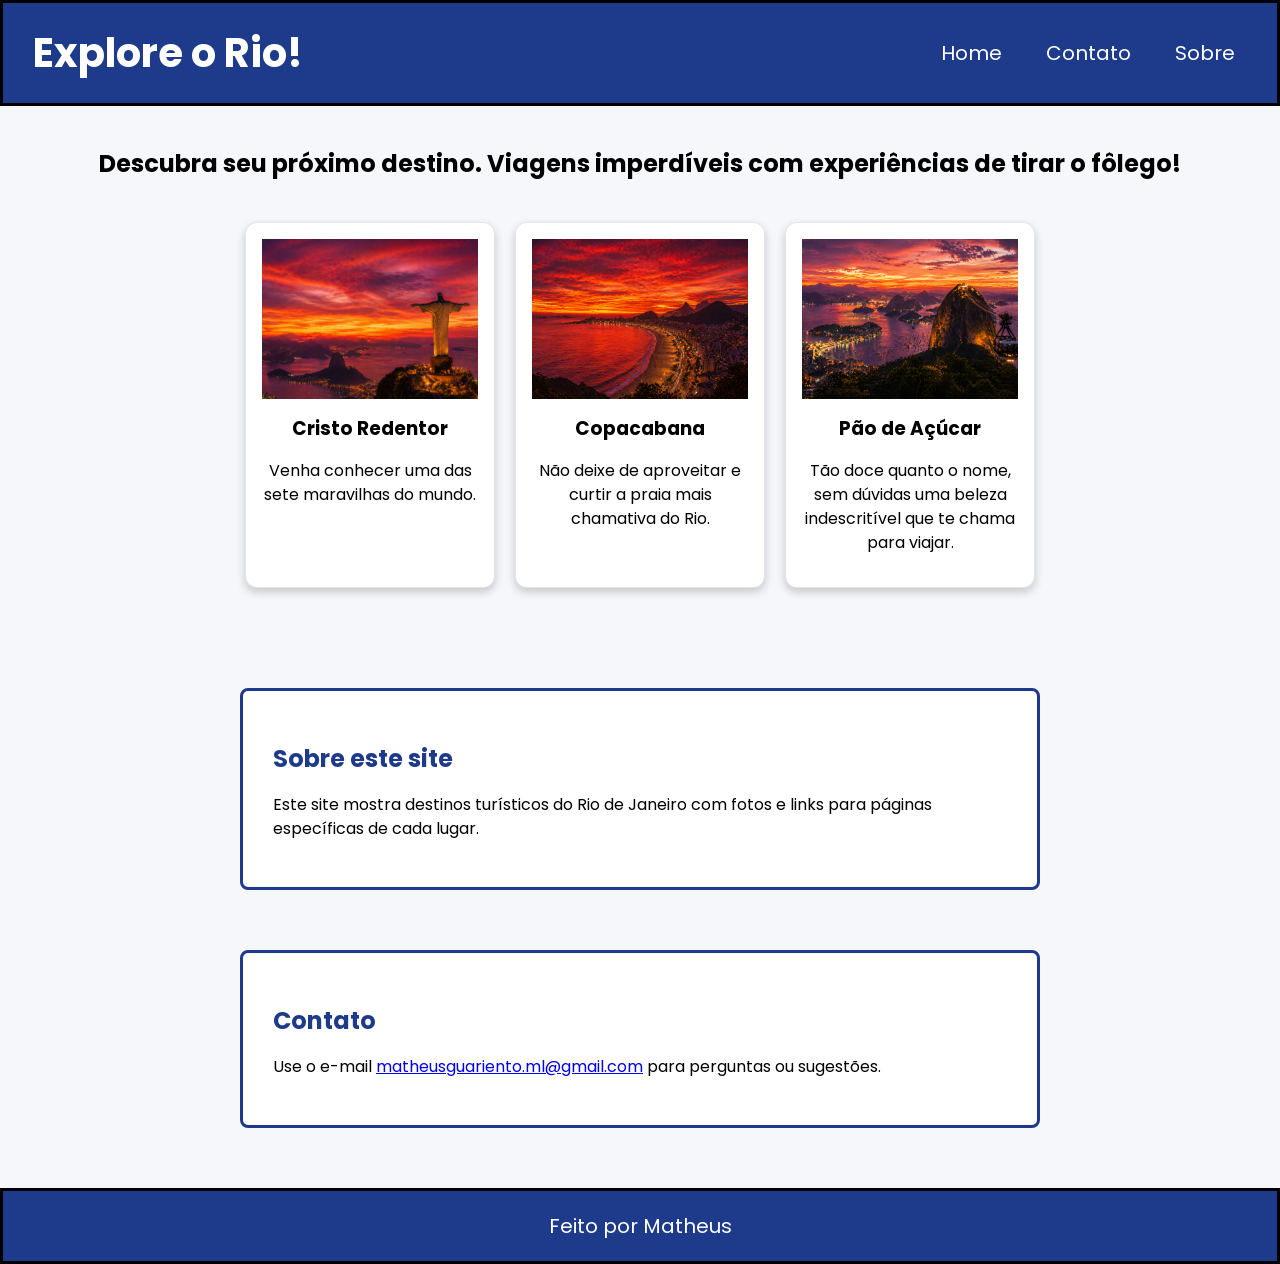
<file: index.html>
<!DOCTYPE html>
<html lang="pt-br">
<head>
  <meta charset="UTF-8">
  <meta name="viewport" content="width=device-width, initial-scale=1.0">
  <title>Rio de Janeiro Turístico</title>

  <link rel="stylesheet" href="style.css">

  <!-- Fonte do Google Fonts --> 
  <link href="https://fonts.googleapis.com/css2?family=Poppins:wght@300;400;600&display=swap" rel="stylesheet">
</head>
<body>
  <header class="Titulo">
    <h1>Explore o Rio!</h1>
    <nav class="links">
      <a href="index.html">Home</a>
      <a href="#contato">Contato</a>
      <a href="#sobre">Sobre</a>
    </nav>
  </header>

  <main>
    <h2 class="Descubra">Descubra seu próximo destino. Viagens imperdíveis com experiências de tirar o fôlego!</h2>

    <div class="container">
      <a href="cristo.html" class="card">
        <img src="assets/cristo.png" alt="Cristo Redentor no Rio de Janeiro">
        <h3 class="card-title">Cristo Redentor</h3>
        <p class="card-text">Venha conhecer uma das sete maravilhas do mundo.</p>
      </a>

      <a href="copacabana.html" class="card">
        <img src="assets/copacabana.png" alt="Praia de Copacabana">
        <h3 class="card-title">Copacabana</h3>
        <p class="card-text">Não deixe de aproveitar e curtir a praia mais chamativa do Rio.</p>
      </a>

      <a href="pao-de-acucar.html" class="card">
        <img src="assets/PAO.png" alt="Pão de Açúcar">
        <h3 class="card-title">Pão de Açúcar</h3>
        <p class="card-text">Tão doce quanto o nome, sem dúvidas uma beleza indescritível que te chama para viajar.</p>
      </a>
    </div>

    <section id="sobre" class="info-section">
      <h2>Sobre este site</h2>
      <p>Este site mostra destinos turísticos do Rio de Janeiro com fotos e links para páginas específicas de cada lugar.</p>
    </section>

    <section id="contato" class="info-section">
      <h2>Contato</h2>
      <p>Use o e-mail <a href="mailto:matheusguariento.ml@gmail.com">matheusguariento.ml@gmail.com</a> para perguntas ou sugestões.</p>
    </section>
  </main>

  <footer>Feito por Matheus</footer>
</body>
</html>
</file>
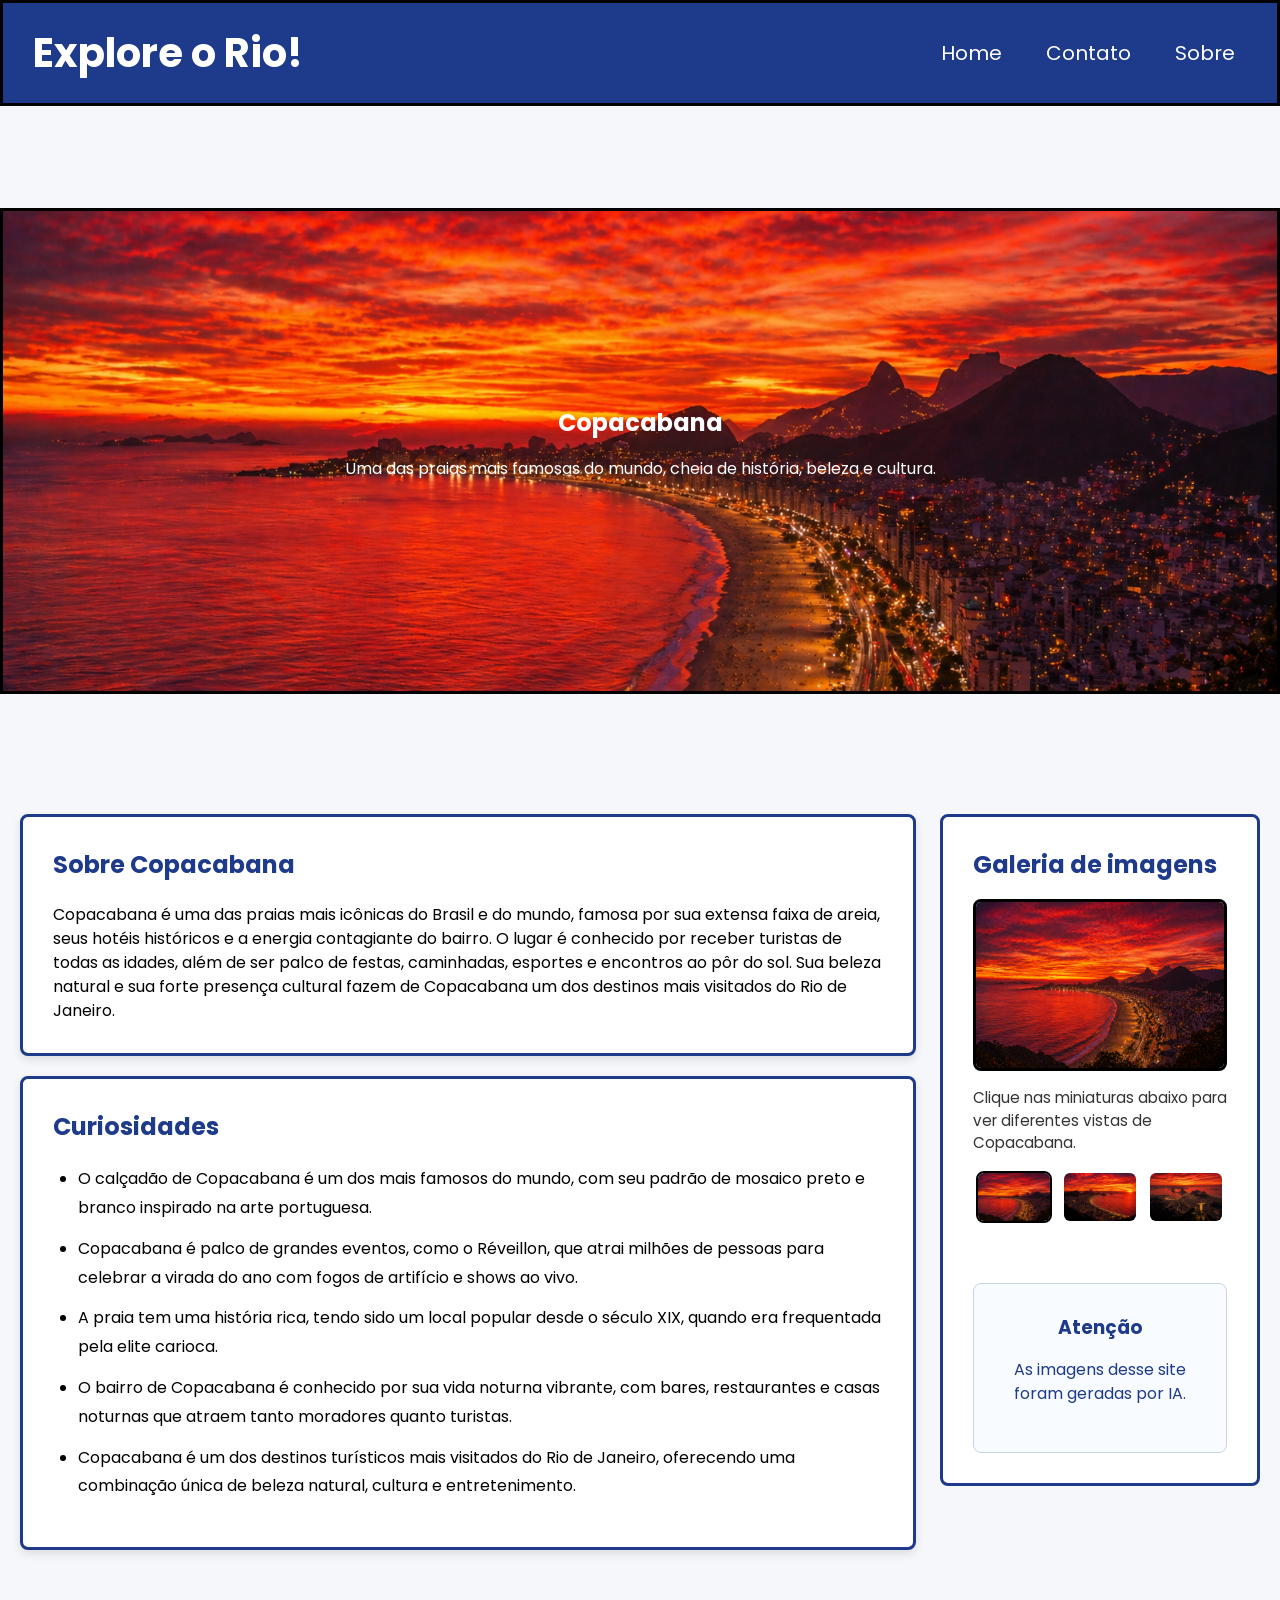
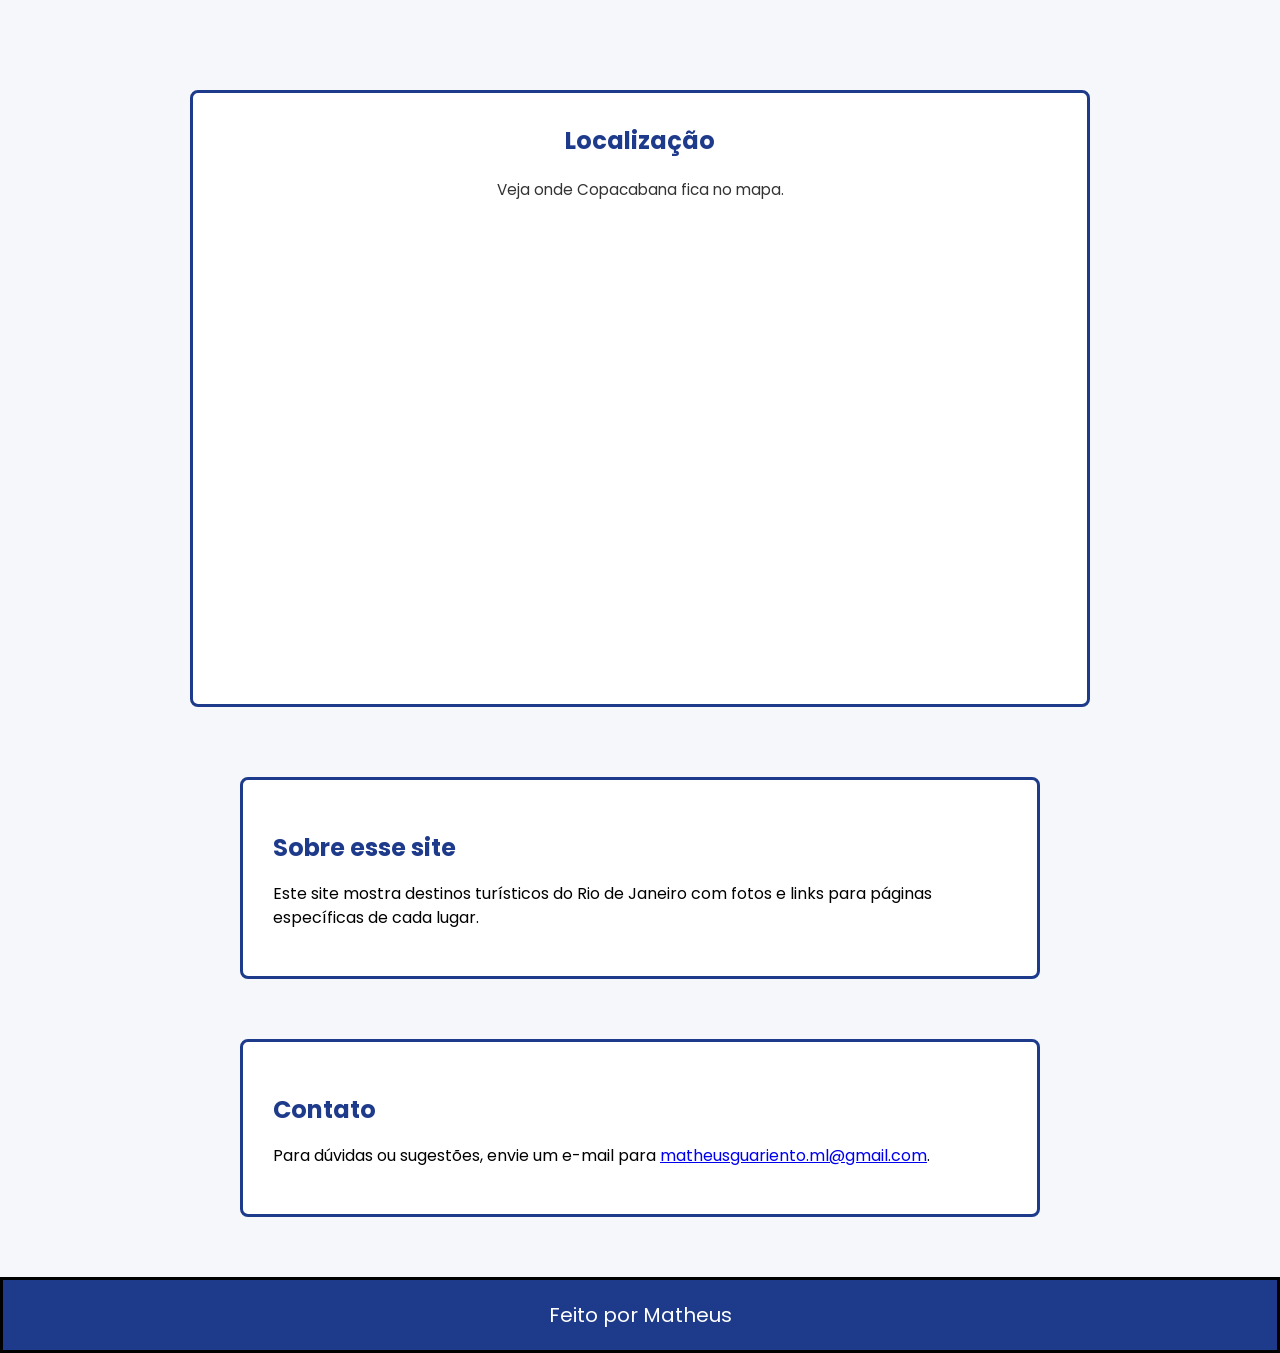
<file: copacabana.html>
<!DOCTYPE html>
<html lang="pt-br">
<head>
    <meta charset="UTF-8">
    <meta name="viewport" content="width=device-width, initial-scale=1.0">
    <link rel="stylesheet" href="style.css">
    <link rel="stylesheet" href="copacabana.css">
    <link href="https://fonts.googleapis.com/css2?family=Poppins:wght@300;400;600&display=swap" rel="stylesheet">
     <!-- Fonte do Google Fonts -->
    <title>Copacabana</title>
</head>
<body>
      <header class="Titulo">
    <h1>Explore o Rio!</h1>
    <nav class="links">
      <a href="index.html">Home</a>
      <a href="index.html#contato">Contato</a>
      <a href="index.html#sobre">Sobre</a>
    </nav>
      </header>
    <main>
      <section class="hero">
        <h1>Copacabana</h1>
        <p>Uma das praias mais famosas do mundo, cheia de história, beleza e cultura.</p>
      </section>
      <div class="content">
  <div class="main">
  <section class="about">
    <h2>Sobre Copacabana</h2>
Copacabana é uma das praias mais icônicas do Brasil e do mundo, famosa por sua extensa faixa de areia, seus hotéis históricos e a energia contagiante do bairro. O lugar é conhecido por receber turistas de todas as idades, além de ser palco de festas, caminhadas, esportes e encontros ao pôr do sol. Sua beleza natural e sua forte presença cultural fazem de Copacabana um dos destinos mais visitados do Rio de Janeiro.


</section>

<section class="curiosity">
  <h2>Curiosidades</h2>
<ul>
  <li>O calçadão de Copacabana é um dos mais famosos do mundo, com seu padrão de mosaico preto e branco inspirado na arte portuguesa.</li>
  <li>Copacabana é palco de grandes eventos, como o Réveillon, que atrai milhões de pessoas para celebrar a virada do ano com fogos de artifício e shows ao vivo.</li>
  <li>A praia tem uma história rica, tendo sido um local popular desde o século XIX, quando era frequentada pela elite carioca.</li>
  <li>O bairro de Copacabana é conhecido por sua vida noturna vibrante, com bares, restaurantes e casas noturnas que atraem tanto moradores quanto turistas.</li>
  <li>Copacabana é um dos destinos turísticos mais visitados do Rio de Janeiro, oferecendo uma combinação única de beleza natural, cultura e entretenimento.</li>
</ul>
</section>
  </div>

<aside class="gallery">
  <h2>Galeria de imagens</h2>


 <div class="gallery-main">
  <img src="assets/copacabana.png" alt="Vista aérea da Praia de Copacabana">
 </div>

<p class="gallery-description">
  Clique nas miniaturas abaixo para ver diferentes vistas de Copacabana.
</p>

 <div class="gallery-thumbs"> 
<button type="button" class="thumb active" data-image="assets/copacabana.png" data-alt="Copacabana vista frontal">
      <img src="assets/copacabana.png" alt="Miniatura 1">
    </button>
    <button type="button" class="thumb" data-image="assets/copacabana2.png" data-alt="Copacabana vista lateral">
      <img src="assets/copacabana2.png" alt="Miniatura 2">
    </button>
    <button type="button" class="thumb" data-image="assets/copacabana3.png" data-alt="Copacabana vista noturna">
      <img src="assets/copacabana3.png" alt="Miniatura 3">
    </button>
 </div>



 <div class="gallery-contact">
  <h3>Atenção</h3>
  <p>As imagens desse site foram geradas por IA.</p>
 </div>
  </aside>
  </div>


 <section class="mapa">
  <h2>Localização</h2>
  <p>Veja onde Copacabana fica no mapa.</p>
  <iframe
    src="https://www.google.com/maps?q=Copacabana+Rio+de+Janeiro&output=embed"
    width="100%"
    height="400"
    loading="lazy"
    referrerpolicy="no-referrer-when-downgrade">
  </iframe>
</section>

 <section id="sobre" class="info-section">
  <h2>Sobre esse site</h2>
  <p>Este site mostra destinos turísticos do Rio de Janeiro com fotos e links para páginas específicas de cada lugar.</p>
 </section>

 

<section id="contato" class="info-section">
  <h2>Contato</h2>
  <p>Para dúvidas ou sugestões, envie um e-mail para <a href="mailto:matheusguariento.ml@gmail.com">matheusguariento.ml@gmail.com</a>.</p>
</section>
  </main>

<footer>Feito por Matheus</footer>

<script>
  const mainImage = document.querySelector('.gallery-main img');
  const thumbButtons = document.querySelectorAll('.gallery-thumbs .thumb');

  thumbButtons.forEach(button => {
    button.addEventListener('click', () => {
      const newSrc = button.dataset.image;
      const newAlt = button.dataset.alt;

      mainImage.src = newSrc;
      mainImage.alt = newAlt;

      thumbButtons.forEach(btn => btn.classList.remove('active'));
      button.classList.add('active');
    });
  });
</script>

</body>
</html>
</file>
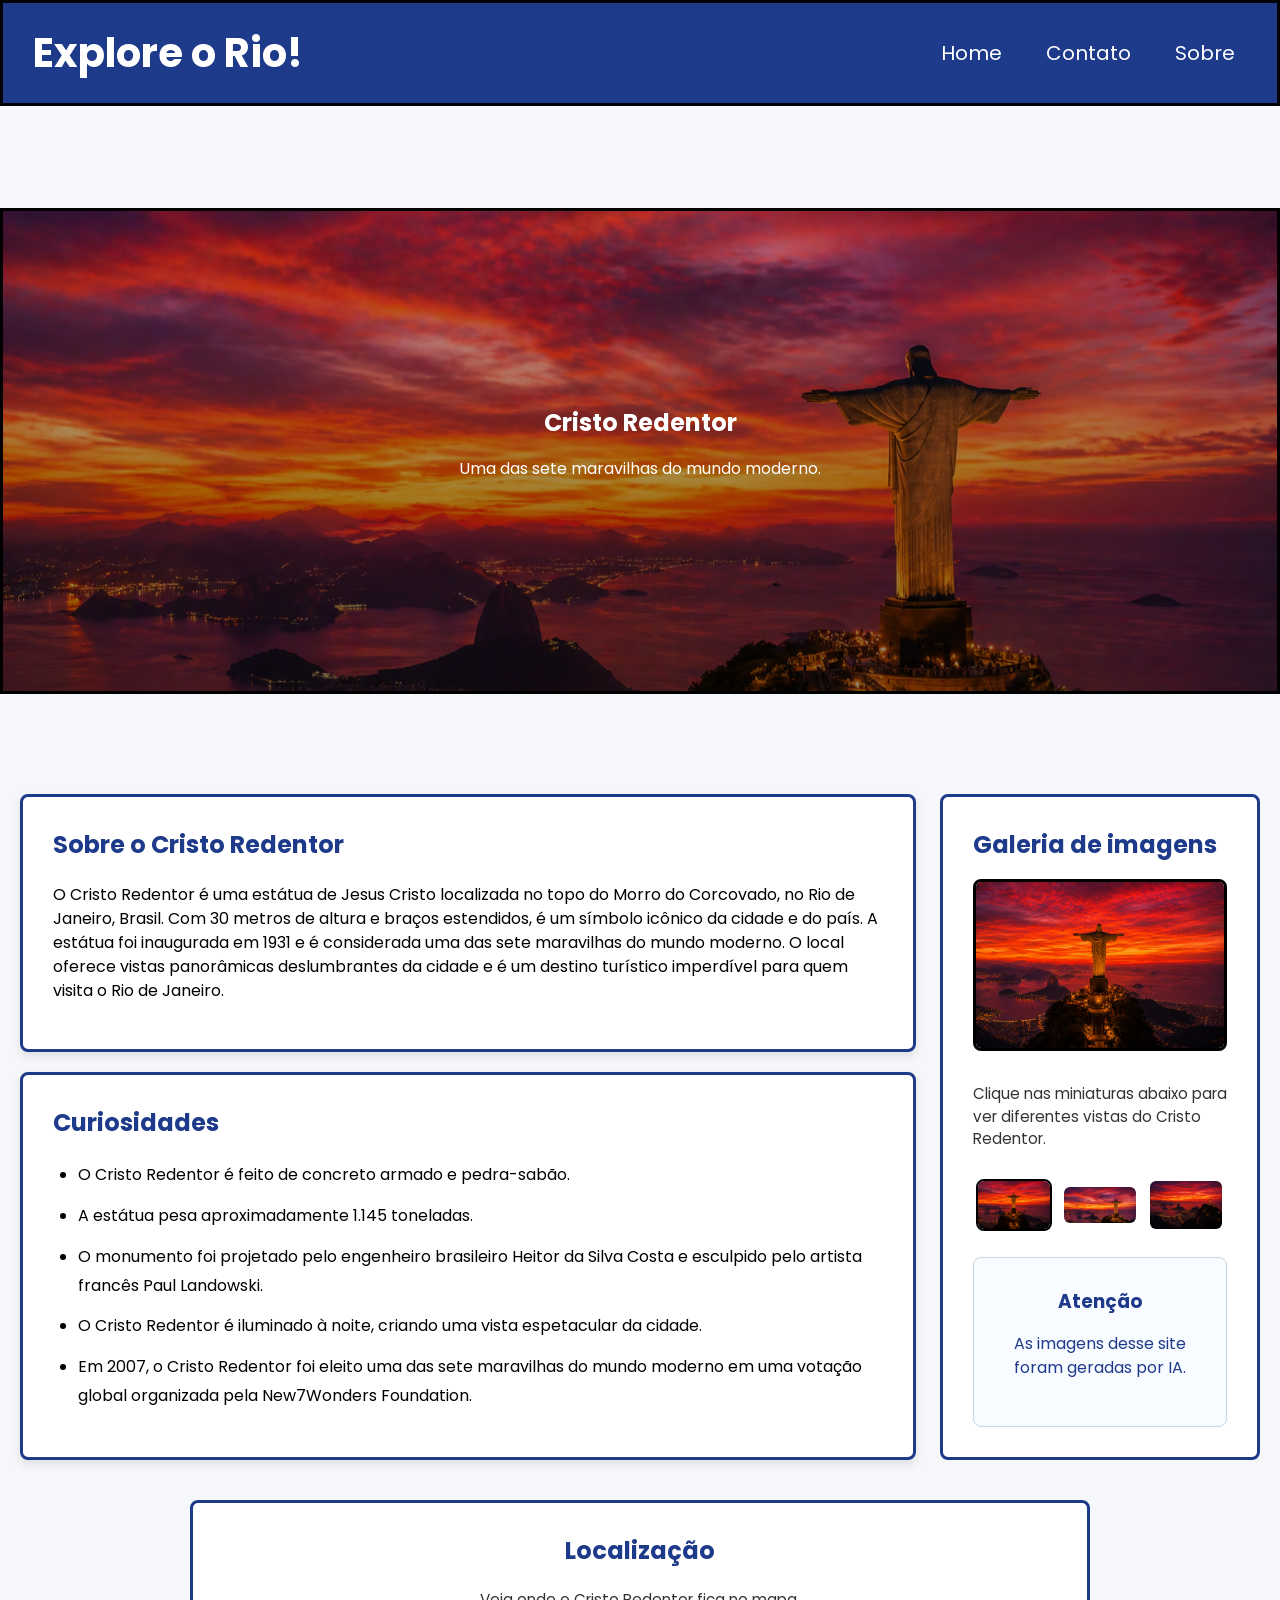
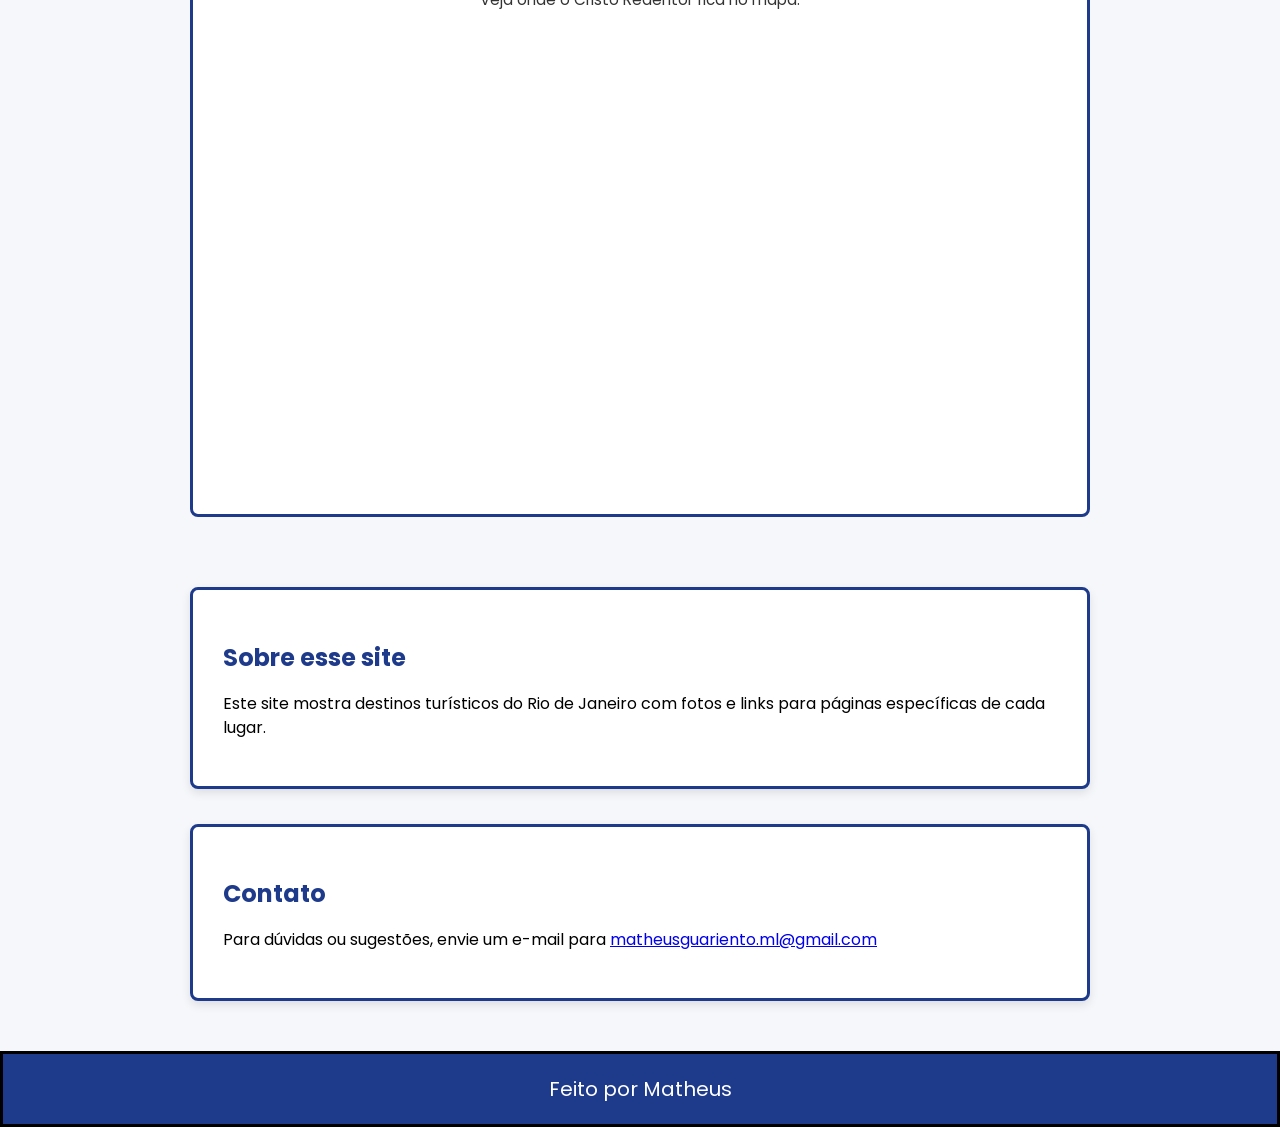
<file: cristo.html>
<!DOCTYPE html>
<html lang="pt-br">
<head>
    <meta charset="UTF-8">
    <meta name="viewport" content="width=device-width, initial-scale=1.0">
    <title>Cristo-Redentor</title>
    <link rel="stylesheet" href="style.css">
    <link rel="stylesheet" href="cristo.css">
     <!-- Fonte do Google Fonts --> 
  <link href="https://fonts.googleapis.com/css2?family=Poppins:wght@300;400;600&display=swap" rel="stylesheet">
</head>
<body>
  <header class="Titulo">
    <h1>Explore o Rio!</h1>
    <nav class="links">
      <a href="index.html">Home</a>
      <a href="index.html#contato">Contato</a>
      <a href="index.html#sobre">Sobre</a>
    </nav>
  </header>

    <main>
      <section class="hero">
        <div class="hero-content">
          <h1>Cristo Redentor</h1>
          <p>Uma das sete maravilhas do mundo moderno.</p>
        </div>
      </section>

      <div class="content">
  <div class="main">
<section class="about">
  <h2>Sobre o Cristo Redentor</h2>
  <p>O Cristo Redentor é uma estátua de Jesus Cristo localizada no topo do Morro do Corcovado, no Rio de Janeiro, Brasil. Com 30 metros de altura e braços estendidos, é um símbolo icônico da cidade e do país. A estátua foi inaugurada em 1931 e é considerada uma das sete maravilhas do mundo moderno. O local oferece vistas panorâmicas deslumbrantes da cidade e é um destino turístico imperdível para quem visita o Rio de Janeiro.</p></section>
<section class="curiosity">
  <h2>Curiosidades</h2>
  <ul>
    <li>O Cristo Redentor é feito de concreto armado e pedra-sabão.</li>
    <li>A estátua pesa aproximadamente 1.145 toneladas.</li>
    <li>O monumento foi projetado pelo engenheiro brasileiro Heitor da Silva Costa e esculpido pelo artista francês Paul Landowski.</li>
    <li>O Cristo Redentor é iluminado à noite, criando uma vista espetacular da cidade.</li>
    <li>Em 2007, o Cristo Redentor foi eleito uma das sete maravilhas do mundo moderno em uma votação global organizada pela New7Wonders Foundation.</li>
  </ul></section>
</div>

<aside class="gallery">
  <h2>Galeria de imagens</h2>


 <div class="gallery-main">
  <img src="assets/cristo3.png">
 </div>

<p class="gallery-description">
  Clique nas miniaturas abaixo para ver diferentes vistas do Cristo Redentor.
</p>

 <div class="gallery-thumbs"> 
<button type="button" class="thumb active" data-image="assets/cristo3.png" data-alt="Cristo Redentor vista frontal">
      <img src="assets/cristo3.png" alt="Miniatura 1">
    </button>
    <button type="button" class="thumb" data-image="assets/cristo.png" data-alt="Cristo Redentor de lado">
      <img src="assets/cristo.png" alt="Miniatura 2">
    </button>
    <button type="button" class="thumb" data-image="assets/cristo2.png" data-alt="Cristo Redentor à noite">
      <img src="assets/cristo2.png" alt="Miniatura 3">
    </button>
 </div>

 <div class="gallery-contact">
  <h3>Atenção</h3>
  <p>As imagens desse site foram geradas por IA.</p>
 </div>
  </aside>
  </div>

<section class="mapa">
  <h2>Localização</h2>
  <p>Veja onde o Cristo Redentor fica no mapa.</p>
  <iframe
    src="https://www.google.com/maps?q=Corcovado+Rio+de+Janeiro&output=embed"
    width="100%"
    height="400"
    loading="lazy"
    referrerpolicy="no-referrer-when-downgrade">
  </iframe>
</section>
  
 <section id="sobre" class="info-section">
  <h2>Sobre esse site</h2>
  <p>Este site mostra destinos turísticos do Rio de Janeiro com fotos e links para páginas específicas de cada lugar.</p>
 </section>

  <section id="contato" class="info-section">
    <h2>Contato</h2>
    <p>Para dúvidas ou sugestões, envie um e-mail para <a href="mailto:matheusguariento.ml@gmail.com">matheusguariento.ml@gmail.com</a></p>
  </section>
    </main>

 <footer>Feito por Matheus</footer>
<script>
  const mainImage = document.querySelector('.gallery-main img');
  const thumbButtons = document.querySelectorAll('.gallery-thumbs .thumb');

  thumbButtons.forEach(button => {
    button.addEventListener('click', () => {
      const newSrc = button.dataset.image;
      const newAlt = button.dataset.alt;

      mainImage.src = newSrc;
      mainImage.alt = newAlt;

      thumbButtons.forEach(btn => btn.classList.remove('active'));
      button.classList.add('active');
    });
  });
</script>
</body>
</html>
</file>
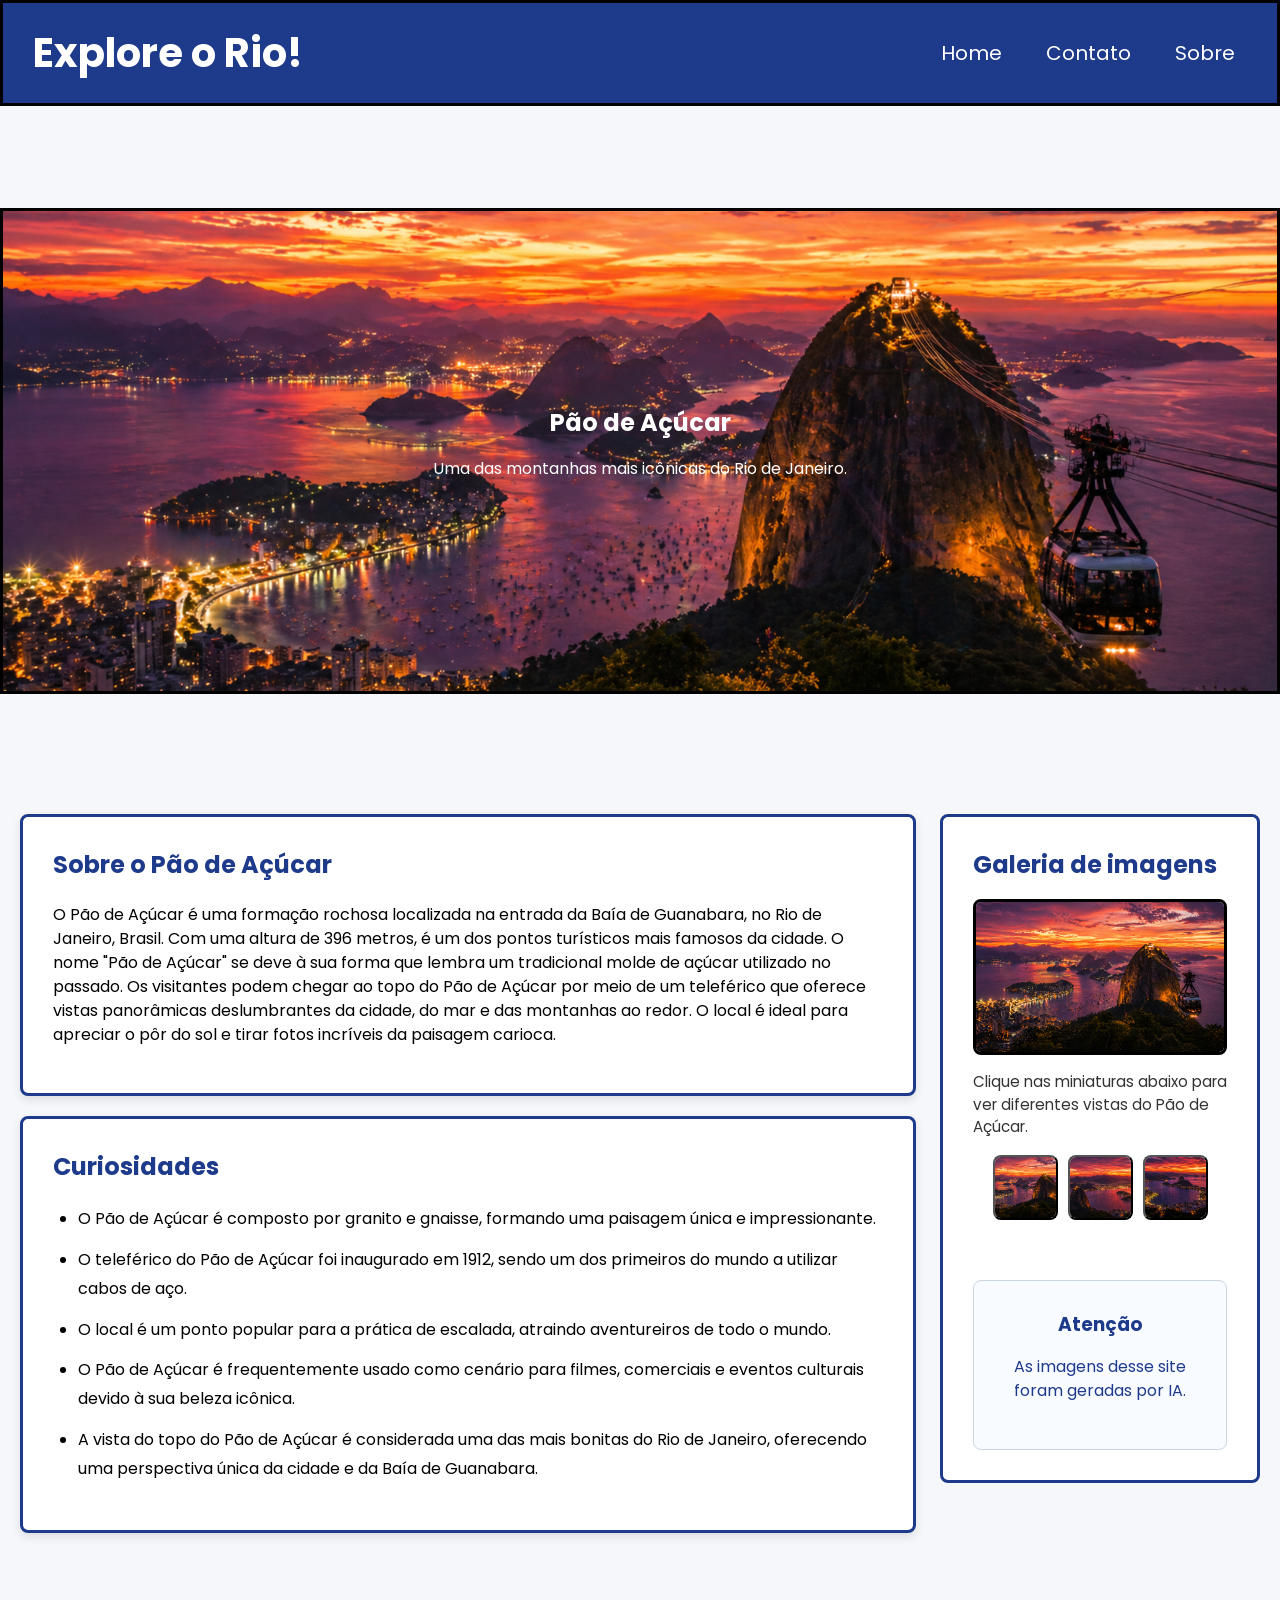
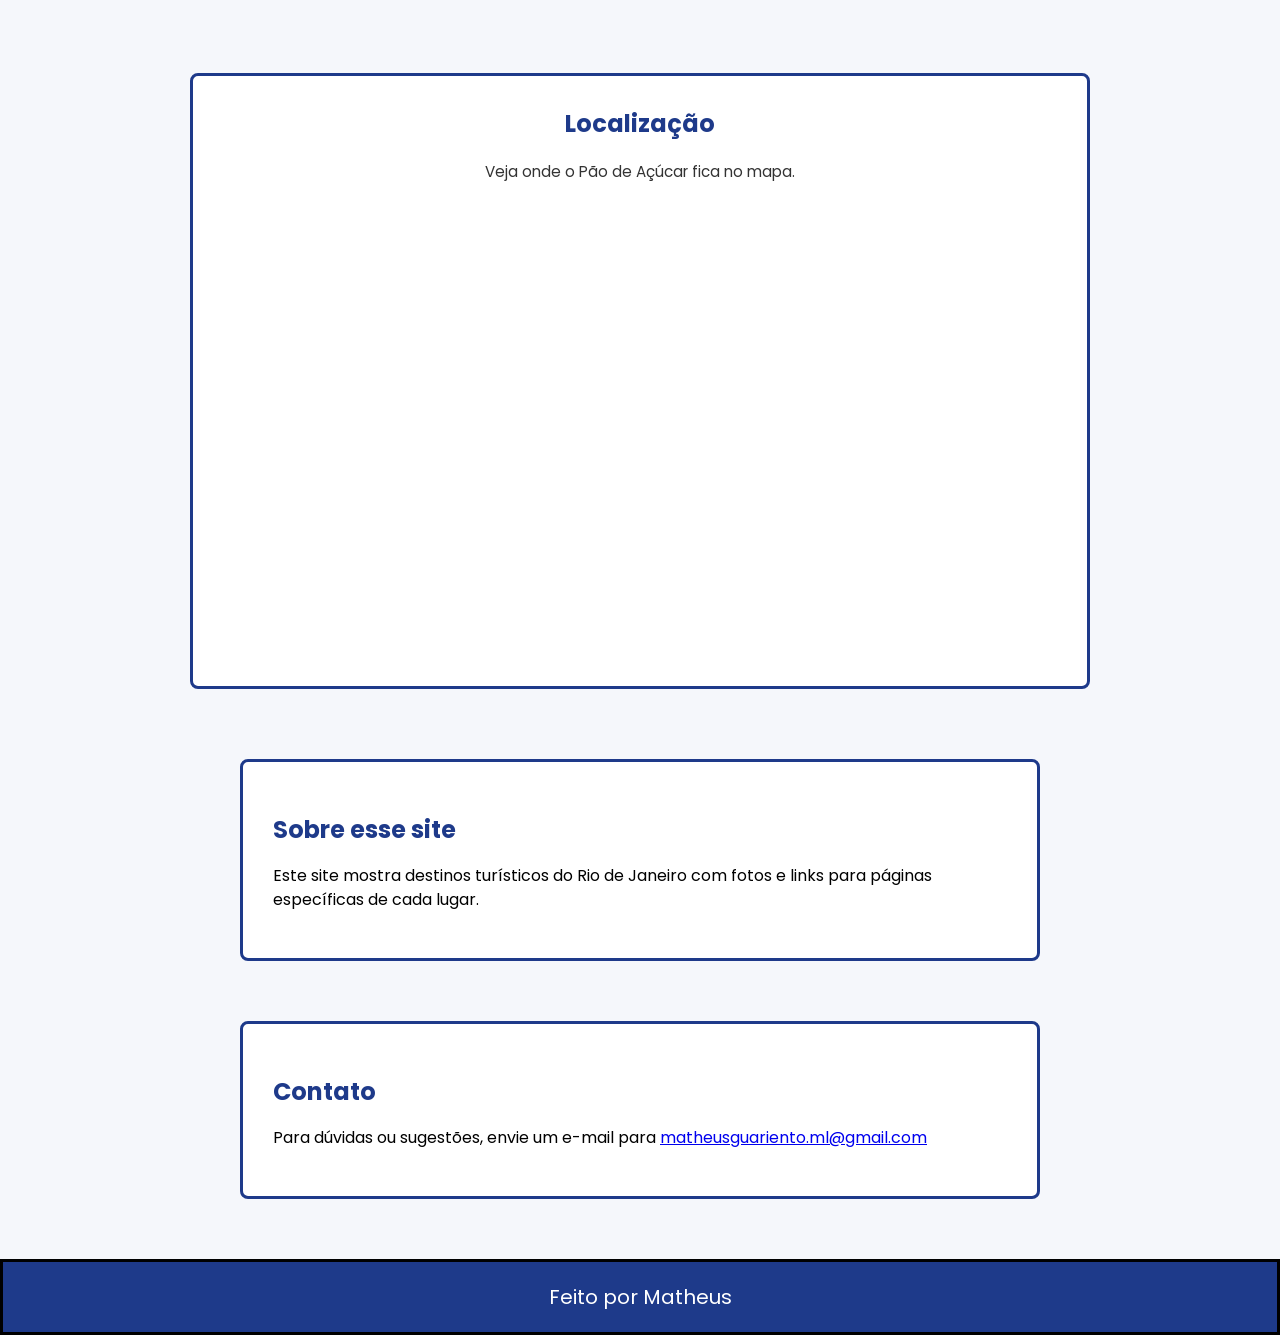
<file: pao-de-acucar.html>
<!DOCTYPE html>
<html lang="pt-br">
<head>
    <meta charset="UTF-8">
    <meta name="viewport" content="width=device-width, initial-scale=1.0">
    <title>Pão de Açúcar</title>
    <link rel="stylesheet" href="style.css">
    <link rel="stylesheet" href="pao-de-acucar.css">
    <link href="https://fonts.googleapis.com/css2?family=Poppins:wght@300;400;600&display=swap" rel="stylesheet">
        <!-- Fonte do Google Fonts -->
  </head>
<body>
  <header class="Titulo">
    <h1>Explore o Rio!</h1>
    <nav class="links">
      <a href="index.html">Home</a>
      <a href="index.html#contato">Contato</a>
      <a href="index.html#sobre">Sobre</a>
    </nav>
  </header>

  <main>
    <section class="hero">
      <h1>Pão de Açúcar</h1>
      <p>Uma das montanhas mais icônicas do Rio de Janeiro.</p>
    </section>

    <div class="content">
  <div class="main">
<section id="sobreP" class="about">
  <h2>Sobre o Pão de Açúcar</h2>
  <p>O Pão de Açúcar é uma formação rochosa localizada na entrada da Baía de Guanabara, no Rio de Janeiro, Brasil. Com uma altura de 396 metros, é um dos pontos turísticos mais famosos da cidade. O nome "Pão de Açúcar" se deve à sua forma que lembra um tradicional molde de açúcar utilizado no passado. Os visitantes podem chegar ao topo do Pão de Açúcar por meio de um teleférico que oferece vistas panorâmicas deslumbrantes da cidade, do mar e das montanhas ao redor. O local é ideal para apreciar o pôr do sol e tirar fotos incríveis da paisagem carioca.</p>
</section>

<section class="curiosity">
  <h2>Curiosidades</h2>
  <ul>
    <li>O Pão de Açúcar é composto por granito e gnaisse, formando uma paisagem única e impressionante.</li>
    <li>O teleférico do Pão de Açúcar foi inaugurado em 1912, sendo um dos primeiros do mundo a utilizar cabos de aço.</li>
    <li>O local é um ponto popular para a prática de escalada, atraindo aventureiros de todo o mundo.</li>
    <li>O Pão de Açúcar é frequentemente usado como cenário para filmes, comerciais e eventos culturais devido à sua beleza icônica.</li>
    <li>A vista do topo do Pão de Açúcar é considerada uma das mais bonitas do Rio de Janeiro, oferecendo uma perspectiva única da cidade e da Baía de Guanabara.</li>
  </ul>
</section>
  </div>

<aside class="gallery">
  <h2>Galeria de imagens</h2>


 <div class="gallery-main">
  <img src="assets/PAO.png">
 </div>

<p class="gallery-description">
  Clique nas miniaturas abaixo para ver diferentes vistas do Pão de Açúcar.
</p>

 <div class="gallery-thumbs"> 
<button type="button" class="thumb active" data-image="assets/PAO.png" data-alt="Pão de Açúcar vista frontal">
      <img src="assets/PAO.png" alt="Miniatura 1">
    </button>
    <button type="button" class="thumb" data-image="assets/pao2.png" data-alt="Pão de Açúcar de lado">
      <img src="assets/pao2.png" alt="Miniatura 2">
    </button>
    <button type="button" class="thumb" data-image="assets/PAO3.png" data-alt="Pão de Açúcar à noite">
      <img src="assets/pao3.png" alt="Miniatura 3">
    </button>
 </div>

 <div class="gallery-contact">
  <h3>Atenção</h3>
  <p>As imagens desse site foram geradas por IA.</p>
 </div>
  </aside>
  </div>

  <section class="mapa">
  <h2>Localização</h2>
  <p>Veja onde o Pão de Açúcar fica no mapa.</p>
  <iframe
    src="https://www.google.com/maps?q=P%C3%A3o+de+A%C3%A7%C3%BAcar+Rio+de+Janeiro&output=embed"
    width="100%"
    height="400"
    loading="lazy"
    referrerpolicy="no-referrer-when-downgrade">
  </iframe>
</section>


<section id="sobre" class="info-section">
  <h2>Sobre esse site</h2>
  <p>Este site mostra destinos turísticos do Rio de Janeiro com fotos e links para páginas específicas de cada lugar.</p>
 </section>

  <section id="contato" class="info-section">
    <h2>Contato</h2>
    <p>Para dúvidas ou sugestões, envie um e-mail para <a href="mailto:matheusguariento.ml@gmail.com">matheusguariento.ml@gmail.com</a></p>
  </section>
  </main>


<footer>Feito por Matheus</footer>


<script>
  const mainImage = document.querySelector('.gallery-main img');
  const thumbButtons = document.querySelectorAll('.gallery-thumbs .thumb');

  thumbButtons.forEach(button => {
    button.addEventListener('click', () => {
      const newSrc = button.dataset.image;
      const newAlt = button.dataset.alt;

      mainImage.src = newSrc;
      mainImage.alt = newAlt;

      thumbButtons.forEach(btn => btn.classList.remove('active'));
      button.classList.add('active');
    });
  });
</script>
</body>
</html>
</file>
<file: style.css>
* {
  box-sizing: border-box;
  font-family: "Poppins", sans-serif;
}

body {
  background-color: #f5f7fb;
  margin: 0;
  line-height: 1.5;
}

img {
  max-width: 100%;
  height: auto;
  display: block;
}

.Titulo {
  background-color: #1e3a8a;
  color: white;
  font-size: 20px;
  padding: 20px 30px;
  border: 3px solid black;
  display: flex;
  justify-content: space-between;
  align-items: center;
  flex-wrap: wrap;
  gap: 12px;
}

.links {
  display: flex;
  gap: 20px;
  flex-wrap: wrap;
}

.links a {
  color: white;
  text-decoration: none;
  padding: 8px 12px;
  transition: background-color 0.3s ease;
}

.links a:hover {
  background-color: rgba(255, 255, 255, 0.2);
  border-radius: 6px;
}

h1 {
  margin: 0;
}

.Descubra {
  text-align: center;
  margin: 40px 0;
  padding: 0 20px;
}

.container {
  display: flex;
  gap: 20px;
  justify-content: center;
  flex-wrap: wrap;
  padding: 0 20px;
  margin-bottom: 100px;
  align-items: stretch;
}

.card {
  width: min(100%, 250px);
  max-width: 100%;
  border-radius: 12px;
  box-shadow: 0 4px 10px rgba(0, 0, 0, 0.2);
  overflow: hidden;
  padding: 16px;
  text-align: center;
  border: 1px solid rgba(0, 0, 0, 0.1);
  text-decoration: none;
  color: black;
  display: block;
  background-color: white;
  transition: transform 0.3s ease, box-shadow 0.3s ease;
}

.card:hover {
  transform: scale(1.05);
  box-shadow: 0 10px 20px rgba(0, 0, 0, 0.25);
}

.card img {
  width: 100%;
  display: block;
  height: 160px;
  object-fit: cover;
}

.card-title {
  margin: 16px 0 8px;
}

.info-section {
  max-width: 800px;
  margin: 40px auto 60px;
  padding: clamp(20px, 4vw, 30px);
  border: 3px solid #1e3a8a;
  border-radius: 8px;
  background-color: white;
}

.info-section h2 {
  margin-bottom: 12px;
  color: #1e3a8a;
}

footer {
  text-align: center;
  font-size: 20px;
  background-color: #1e3a8a;
  color: white;
  margin-top: 50px;
  padding: 20px 0;
  border: 3px solid black;
}

@media (max-width: 768px) {
  .Titulo {
    flex-direction: column;
    align-items: flex-start;
    gap: 15px;
    padding: 16px 20px;
    font-size: 16px;
  }

  h1 {
    font-size: 24px;
  }

  .links {
    flex-direction: column;
    gap: 10px;
    width: 100%;
  }

  .links a {
    padding: 10px;
    text-align: center;
    width: 100%;
  }

  .Descubra {
    font-size: 18px;
    margin: 20px 0;
    padding: 0 15px;
  }

  .container {
    padding: 0 12px;
    gap: 15px;
    margin-bottom: 50px;
  }

  .card {
    width: min(100%, 320px);
  }

  .info-section {
    padding: 20px;
    margin: 20px 15px;
  }

  footer {
    font-size: 16px;
    padding: 15px 0;
  }
}

@media (max-width: 480px) {
  .Titulo {
    padding: 12px 15px;
  }

  h1 {
    font-size: 20px;
  }

  .Descubra {
    font-size: 16px;
    margin: 15px 0;
    line-height: 1.5;
  }

  .container {
    padding: 0 10px;
  }

  .card {
    width: 100%;
    padding: 12px;
  }

  .card img {
    height: 140px;
  }

  .info-section {
    padding: 15px;
    margin: 15px 10px;
    border-width: 2px;
  }

  footer {
    font-size: 14px;
  }
}
</file>
<file: copacabana.css>
.hero {
  min-height: clamp(300px, 54vh, 620px);
  background-image: url("assets/copacabana.png");
  background-size: cover;
  background-position: center;
  display: flex;
  flex-direction: column;
  justify-content: center;
  align-items: center;
  color: white;
  text-align: center;
  margin-top: clamp(0px, 8vw, 150px);
  background-repeat: no-repeat;
  border: 3px solid black;
  margin-bottom: clamp(40px, 8vw, 100px);
}

.content {
  display: flex;
  gap: 24px;
  align-items: flex-start;
  margin: 20px auto;
  justify-content: center;
  max-width: 1400px;
  padding: 0 20px;
  flex-wrap: wrap;
}

.about, .curiosity {
  max-width: 900px;
  margin: 20px auto;
  padding: clamp(20px, 4vw, 30px);
  background-color: white;
  border: 3px solid #1e3a8a;
  border-radius: 8px;
  box-shadow: 0 4px 10px rgba(0, 0, 0, 0.1);
}

.about h2, .curiosity h2 {
  color: #1e3a8a;
  margin-top: 0;
}

.curiosity ul {
  line-height: 1.8;
  padding-left: 25px;
}

.curiosity li {
  margin-bottom: 12px;
}

.curiosity {
  margin-bottom: 100px;
}

.main {
  flex: 1;
}

.gallery {
  min-height: auto;
  width: min(100%, 320px);
  box-sizing: border-box;
  border: 3px solid #1e3a8a;
  border-radius: 8px;
  padding: 30px;
  background-color: white;
  align-self: flex-start;
  margin: 20px auto;
  color: #1e3a8a;
}

.gallery h2 {
  color: #1e3a8a;
  margin-top: 0;
  margin-bottom: 16px;
}

.gallery-main {
  margin-bottom: 16px;
}

.gallery-main img {
  width: 100%;
  height: auto;
  border-radius: 8px;
  display: block;
  border: 3px solid black;
}

.gallery-description {
  margin: 16px 0;
  color: #333;
  font-size: 0.95rem;
  line-height: 1.5;
}

.gallery-contact {
  margin-top: 60px;
  padding: 30px;
  background: #f8fbff;
  border: 1px solid #cbd5e1;
  border-radius: 8px;
  text-align: center;
}

.gallery-contact h3 {
  margin-top: 0;
  margin-bottom: 8px;
  color: #1e3a8a;
}

.gallery-thumbs {
  display: flex;
  flex-wrap: wrap;
  gap: 10px;
  margin-top: 12px;
  justify-content: center;
}

.gallery-thumbs .thumb {
  background: transparent;
  border: 2px solid transparent;
  padding: 0;
  cursor: pointer;
  border-radius: 8px;
}

.gallery-thumbs .thumb img {
  display: block;
  width: 72px;
  height: auto;
  border-radius: 6px;
}

.gallery-thumbs .thumb.active {
  border-color: black;
}

.mapa {
  width: 100%;
  margin: 40px auto 70px;
  max-width: 900px;
  border: 3px solid #1e3a8a;
  background-color: white;
  padding: 30px;
  border-radius: 8px;
}

.mapa iframe {
  width: 100%;
  height: 450px;
  border: none;
  border-radius: 8px;
}

.mapa h2 {
  color: #1e3a8a;
  margin-top: 0;
  display: flex;
  justify-content: center;
}

.mapa p {
  text-align: center;
  margin-top: 12px;
  color: #333;
  font-size: 0.95rem;
  line-height: 1.5;
}

@media (max-width: 800px) {
  .hero {
    min-height: 320px;
    margin-top: 60px;
  }

  .content {
    flex-direction: column;
    margin: 10px;
    padding: 0 10px;
  }

  .gallery {
    width: 100%;
    padding: 20px;
  }

  .about, .curiosity {
    margin: 20px 0;
    padding: 20px;
  }

  .mapa {
    padding: 20px;
    margin: 20px auto;
  }

  .mapa iframe {
    height: 300px;
  }

  .gallery-thumbs .thumb img {
    width: 60px;
  }
}

@media (max-width: 480px) {
  .hero {
    min-height: 240px;
    margin-top: 0;
  }

  .content {
    margin: 0;
    padding: 0 8px;
  }

  .about, .curiosity {
    margin: 10px 0;
    padding: 15px;
    border-width: 2px;
  }

  .gallery {
    padding: 15px;
    margin: 15px 0;
  }

  .gallery-thumbs .thumb img {
    width: 50px;
  }

  .mapa {
    padding: 15px;
    margin: 15px 0;
  }

  .mapa iframe {
    height: 250px;
  }
}
</file>
<file: cristo.css>
.hero {
  position: relative;
  min-height: clamp(300px, 54vh, 620px);
  display: flex;
  flex-direction: column;
  justify-content: center;
  align-items: center;
  color: white;
  text-align: center;
  margin-top: clamp(0px, 8vw, 150px);
  border: 3px solid black;
  margin-bottom: clamp(40px, 8vw, 100px);
  overflow: hidden;
  background-image: linear-gradient(rgba(0, 0, 0, 0.2), rgba(0, 0, 0, 0.45)), url("assets/cristo.png");
  background-size: cover;
  background-position: center;
  background-repeat: no-repeat;
}

.hero-content {
  position: relative;
  z-index: 2;
  padding: 20px;
}

.about, .curiosity {
  max-width: 900px;
  margin: 0 0 20px 0;
  padding: clamp(20px, 4vw, 30px);
  background-color: white;
  border: 3px solid #1e3a8a;
  border-radius: 8px;
  box-shadow: 0 4px 10px rgba(0, 0, 0, 0.1);
}

.content {
  display: flex;
  gap: 24px;
  align-items: stretch;
  margin: 20px auto;
  justify-content: center;
  max-width: 1400px;
  padding: 0 20px;
  flex-wrap: wrap;
}

.main {
  flex: 1;
  display: flex;
  flex-direction: column;
}

.gallery {
  min-height: auto;
  width: min(100%, 320px);
  box-sizing: border-box;
  border: 3px solid #1e3a8a;
  border-radius: 8px;
  padding: 30px;
  background-color: white;
  align-self: stretch;
  margin: 0;
  color: #1e3a8a;
  display: flex;
  flex-direction: column;
}

.gallery h2 {
  color: #1e3a8a;
  margin-top: 0;
  margin-bottom: 16px;
}

.gallery-main {
  margin-bottom: 16px;
}

.gallery-main img {
  width: 100%;
  height: auto;
  border-radius: 8px;
  display: block;
  border: 3px solid black;
}

.gallery-description {
  margin: 16px 0;
  color: #333;
  font-size: 0.95rem;
  line-height: 1.5;
}

.gallery-contact {
  margin-top: auto;
  padding: 30px;
  background: #f8fbff;
  border: 1px solid #cbd5e1;
  border-radius: 8px;
  text-align: center;
}

.gallery-contact h3 {
  margin-top: 0;
  margin-bottom: 8px;
  color: #1e3a8a;
}

.gallery-thumbs {
  display: flex;
  flex-wrap: wrap;
  gap: 10px;
  margin-top: 12px;
  justify-content: center;
}

.gallery-thumbs .thumb {
  background: transparent;
  border: 2px solid transparent;
  padding: 0;
  cursor: pointer;
  border-radius: 8px;
}

.gallery-thumbs .thumb img {
  display: block;
  width: 72px;
  height: auto;
  border-radius: 6px;
}

.gallery-thumbs .thumb.active {
  border-color: black;
}

.about h2, .curiosity h2 {
  color: #1e3a8a;
  margin-top: 0;
}

.curiosity ul {
  line-height: 1.8;
  padding-left: 25px;
}

.curiosity li {
  margin-bottom: 12px;
}

.curiosity {
  margin-bottom: 0;
}

.info-section {
  max-width: 900px;
  margin: 25px auto 35px;
  padding: 30px;
  background-color: white;
  border: 3px solid #1e3a8a;
  border-radius: 8px;
  box-shadow: 0 4px 10px rgba(0, 0, 0, 0.1);
}

.mapa {
  width: 100%;
  margin: 40px auto 70px;
  max-width: 900px;
  border: 3px solid #1e3a8a;
  background-color: white;
  padding: 30px;
  border-radius: 8px;
}

.mapa iframe {
  width: 100%;
  height: 450px;
  border: none;
  border-radius: 8px;
}

.mapa h2 {
  color: #1e3a8a;
  margin-top: 0;
  display: flex;
  justify-content: center;
}

.mapa p {
  text-align: center;
  margin-top: 12px;
  color: #333;
  font-size: 0.95rem;
  line-height: 1.5;
}

@media (max-width: 800px) {
  .hero {
    min-height: 320px;
    margin-top: 60px;
  }

  .content {
    flex-direction: column;
    margin: 10px;
    padding: 0 10px;
  }

  .gallery {
    width: 100%;
    padding: 20px;
  }

  .about, .curiosity {
    margin: 0 0 20px 0;
    padding: 20px;
  }

  .mapa {
    padding: 20px;
    margin: 20px auto;
  }

  .mapa iframe {
    height: 300px;
  }

  .gallery-thumbs .thumb img {
    width: 60px;
  }
}

@media (max-width: 480px) {
  .hero {
    min-height: 240px;
    margin-top: 0;
  }

  .content {
    margin: 0;
    padding: 0 8px;
  }

  .about, .curiosity {
    margin: 10px 0;
    padding: 15px;
    border-width: 2px;
  }

  .gallery {
    padding: 15px;
    margin: 0;
  }

  .gallery-thumbs .thumb img {
    width: 50px;
  }

  .info-section {
    margin: 15px 10px;
    padding: 15px;
  }

  .mapa {
    padding: 15px;
    margin: 15px 0;
  }

  .mapa iframe {
    height: 250px;
  }
}
</file>
<file: pao-de-acucar.css>
.hero {
  min-height: clamp(300px, 54vh, 620px);
  background-image: url("assets/PAO.png");
  background-size: cover;
  background-position: center;
  display: flex;
  flex-direction: column;
  justify-content: center;
  align-items: center;
  color: white;
  text-align: center;
  margin-top: clamp(0px, 8vw, 150px);
  background-repeat: no-repeat;
  border: 3px solid black;
  margin-bottom: clamp(40px, 8vw, 100px);
}

.content {
  display: flex;
  gap: 24px;
  align-items: flex-start;
  margin: 20px auto;
  justify-content: center;
  max-width: 1400px;
  padding: 0 20px;
  flex-wrap: wrap;
}

.main {
  flex: 1;
}

.about, .curiosity {
  max-width: 900px;
  margin: 20px auto;
  padding: clamp(20px, 4vw, 30px);
  background-color: white;
  border: 3px solid #1e3a8a;
  border-radius: 8px;
  box-shadow: 0 4px 10px rgba(0, 0, 0, 0.1);
}

.about h2, .curiosity h2 {
  color: #1e3a8a;
  margin-top: 0;
}

.curiosity ul {
  line-height: 1.8;
  padding-left: 25px;
}

.curiosity li {
  margin-bottom: 12px;
}

.curiosity {
  margin-bottom: 100px;
}

.gallery {
  min-height: auto;
  width: min(100%, 320px);
  box-sizing: border-box;
  border: 3px solid #1e3a8a;
  border-radius: 8px;
  padding: 30px;
  background-color: white;
  align-self: flex-start;
  margin: 20px auto;
  color: #1e3a8a;
}

.gallery h2 {
  color: #1e3a8a;
  margin-top: 0;
  margin-bottom: 16px;
}

.gallery-main {
  margin-bottom: 16px;
}

.gallery-main img {
  width: 100%;
  height: auto;
  border-radius: 8px;
  display: block;
  border: 3px solid black;
}

.gallery-description {
  margin: 16px 0;
  color: #333;
  font-size: 0.95rem;
  line-height: 1.5;
}

.gallery-contact {
  margin-top: 60px;
  padding: 30px;
  background: #f8fbff;
  border: 1px solid #cbd5e1;
  border-radius: 8px;
  text-align: center;
}

.gallery-contact h3 {
  margin-top: 0;
  margin-bottom: 8px;
  color: #1e3a8a;
}

.gallery-thumbs {
  display: flex;
  flex-wrap: wrap;
  gap: 10px;
  margin-top: 12px;
  justify-content: center;
  width: 100%;
}

.gallery-thumbs .thumb {
  display: inline-flex;
  width: 65px;
  height: 65px;
  border-radius: 8px;
  padding: 0;
  overflow: hidden;
}

.gallery-thumbs .thumb img {
  width: 100%;
  height: 100%;
  object-fit: cover;
  display: block;
}

.gallery-thumbs .thumb.active {
  border-color: black;
}

.mapa {
  width: 100%;
  margin: 40px auto 70px;
  max-width: 900px;
  border: 3px solid #1e3a8a;
  background-color: white;
  padding: 30px;
  border-radius: 8px;
}

.mapa iframe {
  width: 100%;
  height: 450px;
  border: none;
  border-radius: 8px;
}

.mapa h2 {
  color: #1e3a8a;
  margin-top: 0;
  display: flex;
  justify-content: center;
}

.mapa p {
  text-align: center;
  margin-top: 12px;
  color: #333;
  font-size: 0.95rem;
  line-height: 1.5;
}

@media (max-width: 800px) {
  .hero {
    min-height: 320px;
    margin-top: 60px;
  }

  .content {
    flex-direction: column;
    margin: 10px;
    padding: 0 10px;
  }

  .gallery {
    width: 100%;
    padding: 20px;
    margin: 0 auto;
    max-width: 400px;
  }

  .about, .curiosity {
    margin: 20px 0;
    padding: 20px;
  }

  .mapa {
    padding: 20px;
    margin: 20px auto;
  }

  .mapa iframe {
    height: 300px;
  }
}

@media (max-width: 480px) {
  .hero {
    min-height: 240px;
    margin-top: 0;
  }

  .about, .curiosity {
    margin: 10px 0;
    padding: 15px;
    border-width: 2px;
  }

  .content {
    margin: 0;
    padding: 0 8px;
  }

  .gallery {
    padding: 15px;
    margin: 15px 0;
  }

  .gallery-thumbs .thumb {
    width: 56px;
    height: 56px;
  }

  .mapa {
    padding: 15px;
    margin: 15px 0;
  }

  .mapa iframe {
    height: 250px;
  }
}
</file>
